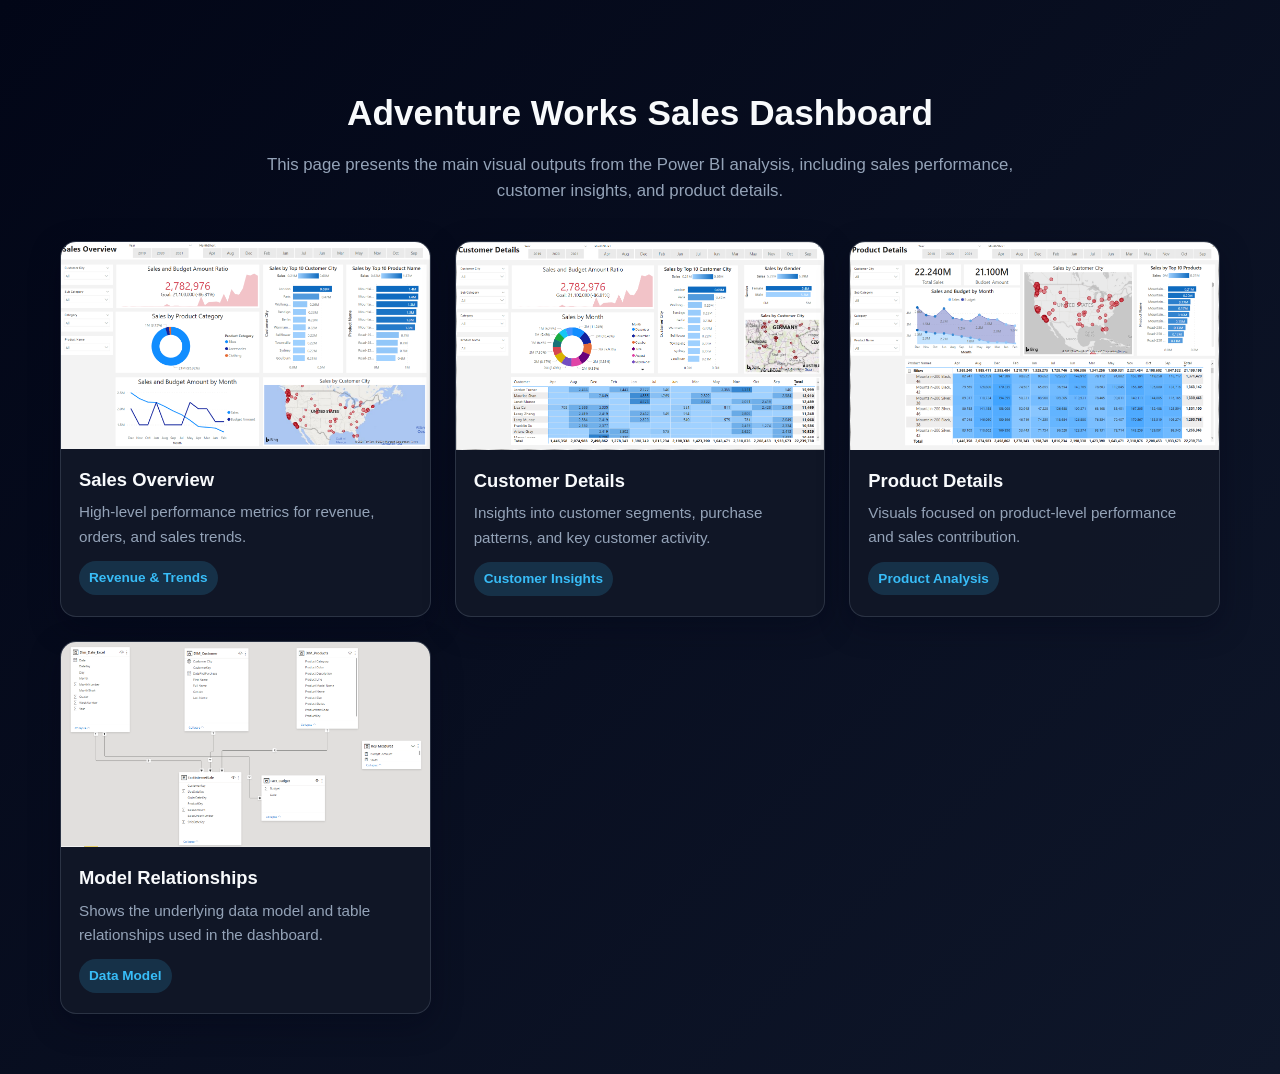
<file: CodeAlpha_data visualization/data visualization/index.html>
<!DOCTYPE html>
<html lang="en">
  <head>
    <meta charset="UTF-8" />
    <meta name="viewport" content="width=device-width, initial-scale=1.0" />
    <title>Adventure Works Sales Dashboard</title>
    <style>
      :root {
        --bg: #0f172a;
        --panel: #111827;
        --text: #f8fafc;
        --muted: #94a3b8;
        --accent: #38bdf8;
      }

      * { box-sizing: border-box; }
      body {
        margin: 0;
        font-family: "Segoe UI", Tahoma, Geneva, Verdana, sans-serif;
        background: linear-gradient(135deg, #020617, var(--bg));
        color: var(--text);
        line-height: 1.6;
      }

      .container {
        max-width: 1200px;
        margin: 0 auto;
        padding: 32px 20px 60px;
      }

      .hero {
        text-align: center;
        padding: 24px 0 36px;
      }

      .hero h1 {
        font-size: 2.2rem;
        margin-bottom: 10px;
      }

      .hero p {
        color: var(--muted);
        max-width: 760px;
        margin: 0 auto;
        font-size: 1.05rem;
      }

      .grid {
        display: grid;
        grid-template-columns: repeat(auto-fit, minmax(320px, 1fr));
        gap: 24px;
      }

      .card {
        background: rgba(17, 24, 39, 0.95);
        border: 1px solid rgba(148, 163, 184, 0.2);
        border-radius: 16px;
        overflow: hidden;
        box-shadow: 0 10px 30px rgba(2, 6, 23, 0.35);
      }

      .card img {
        display: block;
        width: 100%;
        height: auto;
        object-fit: cover;
      }

      .card .content {
        padding: 16px 18px 20px;
      }

      .card h2 {
        margin: 0 0 6px;
        font-size: 1.15rem;
      }

      .card p {
        margin: 0;
        color: var(--muted);
        font-size: 0.95rem;
      }

      .pill {
        display: inline-block;
        margin-top: 12px;
        padding: 6px 10px;
        border-radius: 999px;
        background: rgba(56, 189, 248, 0.16);
        color: var(--accent);
        font-size: 0.85rem;
        font-weight: 600;
      }

      @media (max-width: 640px) {
        .hero h1 { font-size: 1.7rem; }
        .container { padding: 24px 14px 40px; }
      }
    </style>
  </head>
  <body>
    <main class="container">
      <section class="hero">
        <h1>Adventure Works Sales Dashboard</h1>
        <p>This page presents the main visual outputs from the Power BI analysis, including sales performance, customer insights, and product details.</p>
      </section>

      <section class="grid">
        <article class="card">
          <img src="Visualization%20(Screenshots)/2.%20Sales%20Overview.png" alt="Sales overview dashboard screenshot" />
          <div class="content">
            <h2>Sales Overview</h2>
            <p>High-level performance metrics for revenue, orders, and sales trends.</p>
            <span class="pill">Revenue & Trends</span>
          </div>
        </article>

        <article class="card">
          <img src="Visualization%20(Screenshots)/3.%20Customer%20Details.png" alt="Customer details dashboard screenshot" />
          <div class="content">
            <h2>Customer Details</h2>
            <p>Insights into customer segments, purchase patterns, and key customer activity.</p>
            <span class="pill">Customer Insights</span>
          </div>
        </article>

        <article class="card">
          <img src="Visualization%20(Screenshots)/4.%20Product%20Details.png" alt="Product details dashboard screenshot" />
          <div class="content">
            <h2>Product Details</h2>
            <p>Visuals focused on product-level performance and sales contribution.</p>
            <span class="pill">Product Analysis</span>
          </div>
        </article>

        <article class="card">
          <img src="Visualization%20(Screenshots)/1.%20Model%20Relations.PNG" alt="Data model relationship screenshot" />
          <div class="content">
            <h2>Model Relationships</h2>
            <p>Shows the underlying data model and table relationships used in the dashboard.</p>
            <span class="pill">Data Model</span>
          </div>
        </article>
      </section>
    </main>
  </body>
</html>
</file>
